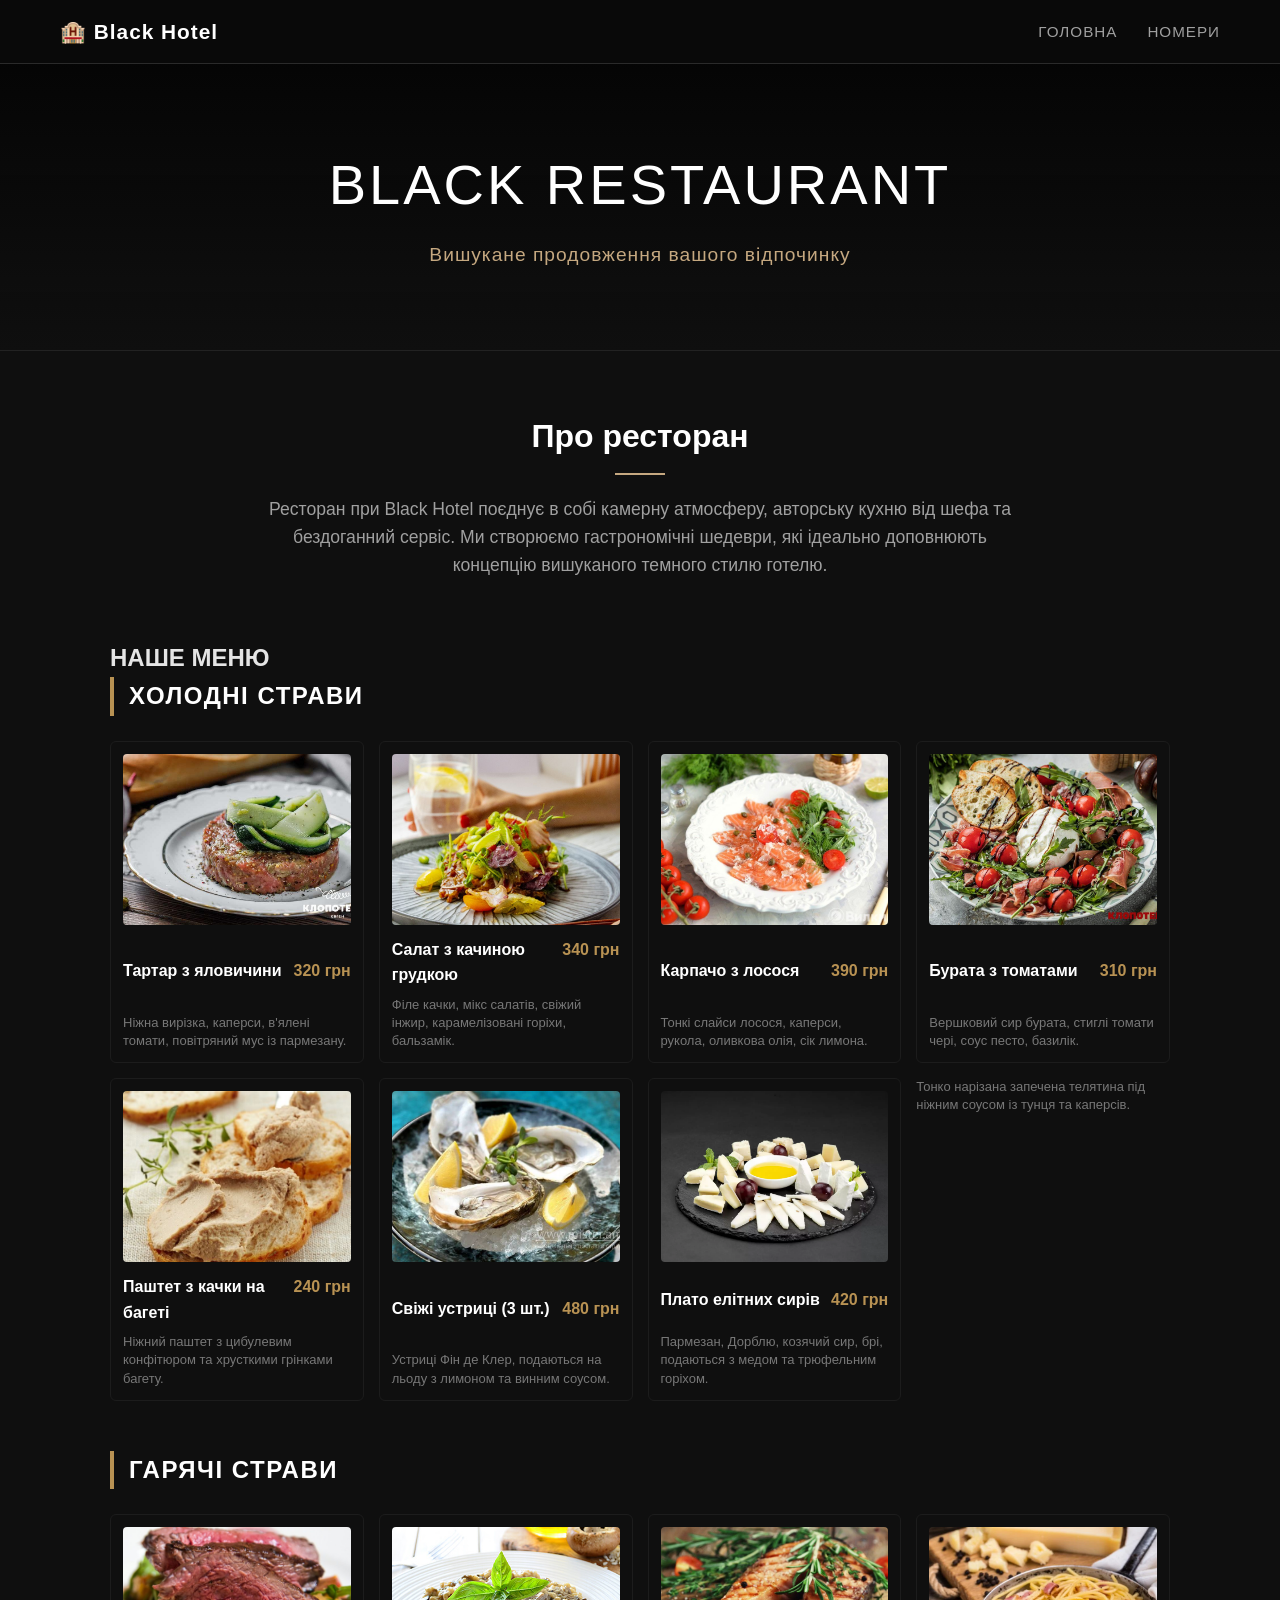
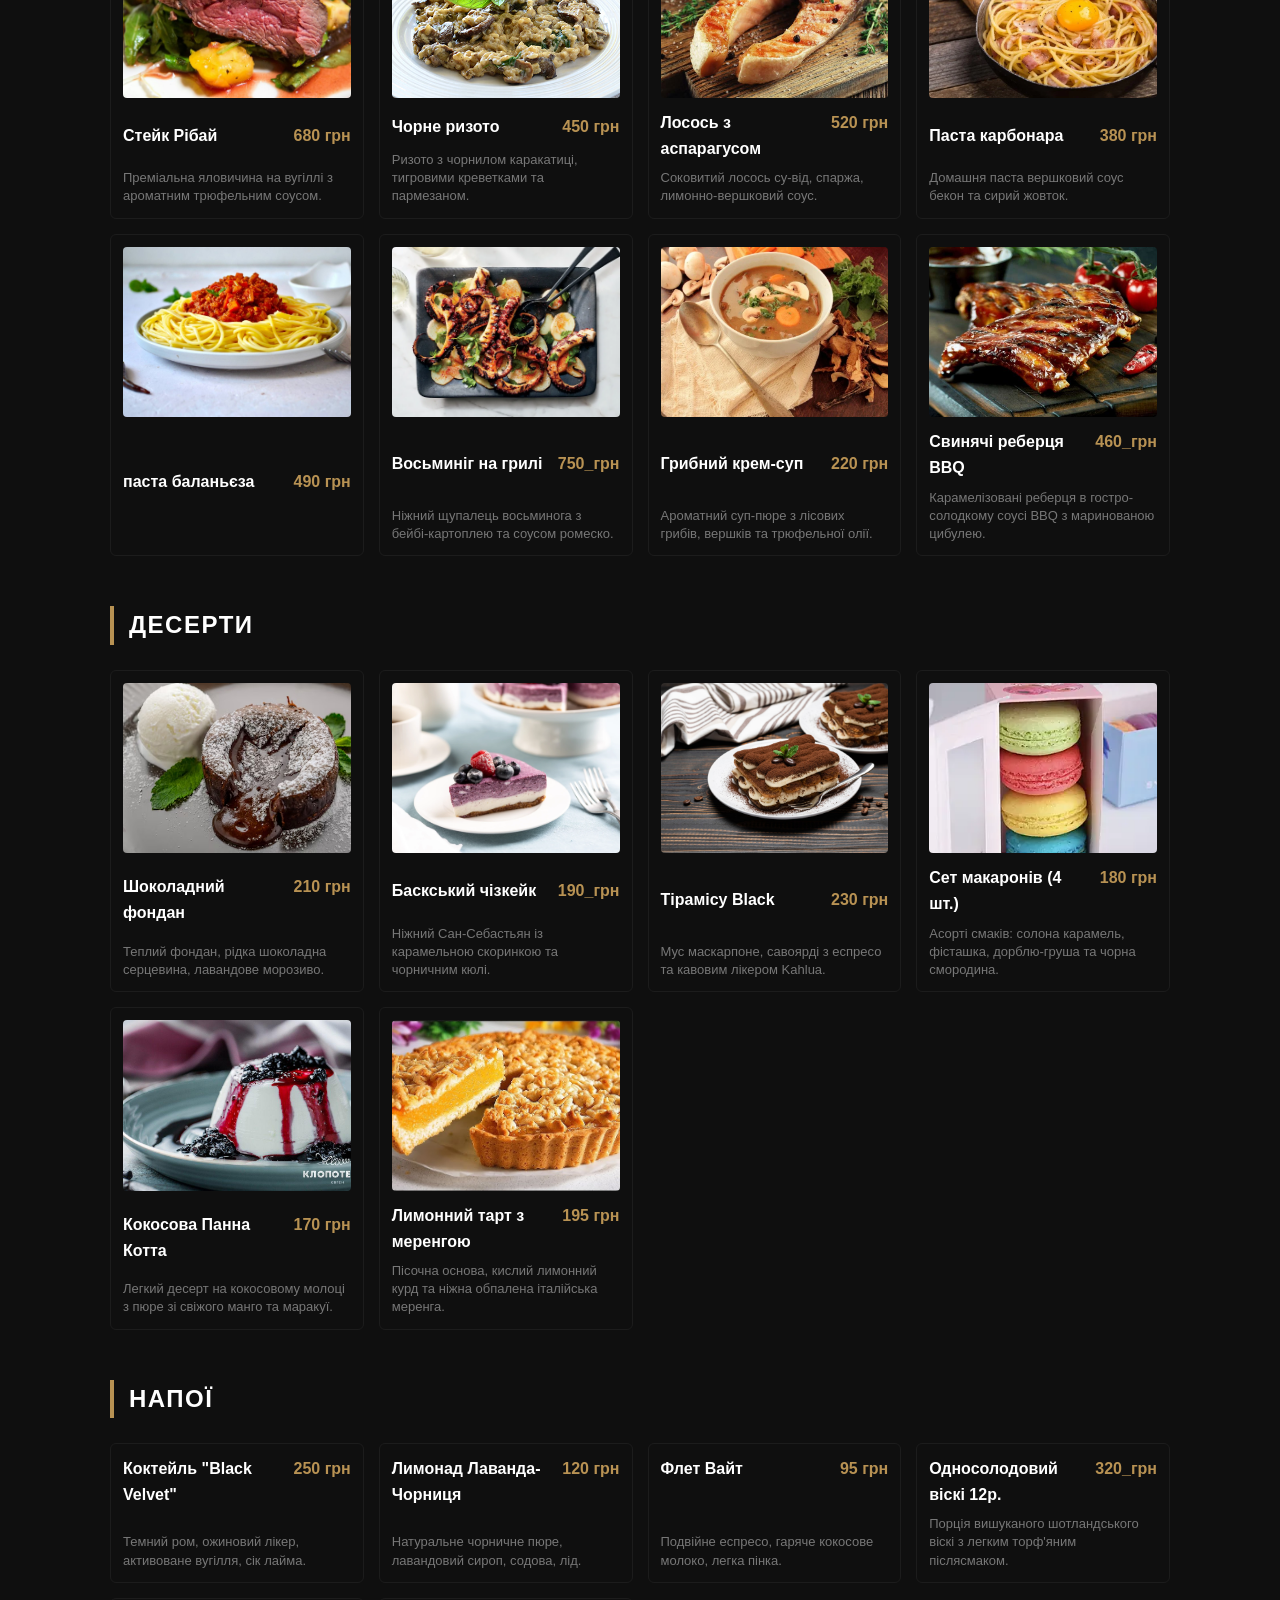
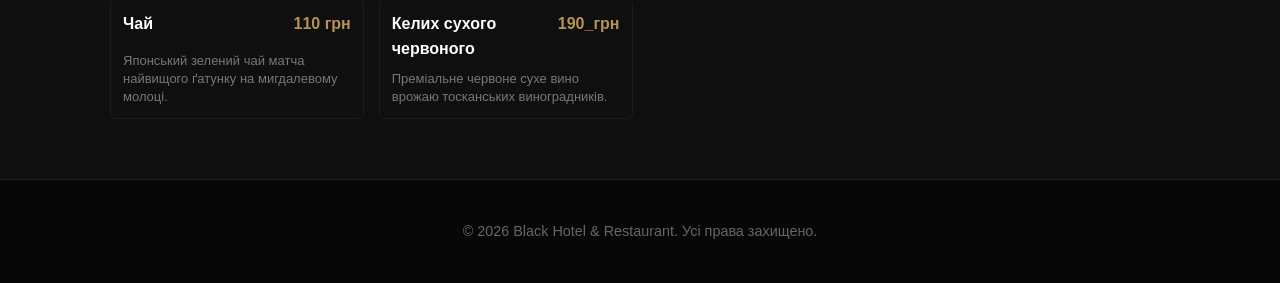
<file: restaurant.html>
<!DOCTYPE html>
<html lang="uk">
<head>
    <meta charset="UTF-8">
    <meta name="viewport" content="width=device-width, initial-scale=1.0">
    <title>Black Restaurant | Black Hotel</title>
    <link rel="stylesheet" href="stylm.css">
</head>
<body>

<nav class="main-nav">
    <div class="nav-container">
        <a href="index.html" class="logo">🏨 Black Hotel</a>
        <ul class="nav-links">
            <li><a href="index.html">Головна</a></li>
            <li><a href="index.html#rooms">Номери</a></li>
        </ul>
    </div>
</nav> 

<header>
    <h1>BLACK RESTAURANT</h1>
    <p>Вишукане продовження вашого відпочинку</p>
</header>

<section class="about">
    <div class="about-content">
        <h2>Про ресторан</h2>
        <p>Ресторан при Black Hotel поєднує в собі камерну атмосферу, авторську кухню від шефа та бездоганний сервіс. Ми створюємо гастрономічні шедеври, які ідеально доповнюють концепцію вишуканого темного стилю готелю.</p>
    </div>
</section>

<!-- МЕНЮ РЕСТОРАНУ -->
<section class="menu-section">
    <h2 class="menu-main-title">НАШЕ МЕНЮ</h2>

    <!-- 1. ХОЛОДНІ СТРАВИ -->
    <div class="menu-category">
        <h3 class="category-title">Холодні страви</h3>
        <div class="menu-grid">
            <div class="menu-item">
                <img src="tartar-z-yalovychyny_sitewebukr-1000x600.jpg" alt="Тартар з яловичини" class="item-thumb">
                <div class="item-header">
                    <span class="item-title">Тартар з яловичини</span>
                    <span class="item-price">320 грн</span>
                </div>
                <p class="item-desc">Ніжна вирізка, каперси, в'ялені томати, повітряний мус із пармезану.</p>
            </div>
            
            <div class="menu-item">
                <img src="a40133ffb5fb912fa54f620f7c2d8a42_1696327586.jpeg" alt="Салат з качкою" class="item-thumb">
                <div class="item-header">
                    <span class="item-title">Салат з качиною грудкою</span>
                    <span class="item-price">340 грн</span>
                </div>
                <p class="item-desc">Філе качки, мікс салатів, свіжий інжир, карамелізовані горіхи, бальзамік.</p>
            </div>

            <div class="menu-item">
                <img src="karpacho-iz-lososya-770x513.jpg" alt="Карпачо з лосося" class="item-thumb">
                <div class="item-header">
                    <span class="item-title">Карпачо з лосося</span>
                    <span class="item-price">390 грн</span>
                </div>
                <p class="item-desc">Тонкі слайси лосося, каперси, рукола, оливкова олія, сік лимона.</p>
            </div>

            <div class="menu-item">
                <img src="salat-z-buratoyu-img-1000x600.jpg" alt="Салат з буратою" class="item-thumb">
                <div class="item-header">
                    <span class="item-title">Бурата з томатами</span>
                    <span class="item-price">310 грн</span>
                </div>
                <p class="item-desc">Вершковий сир бурата, стиглі томати чері, соус песто, базилік.</p>
            </div>

            <div class="menu-item">
                <img src="35d2dcd5a6937bb4a17dd28f1a331ff9.jpg" alt="Паштет" class="item-thumb">
                <div class="item-header">
                    <span class="item-title">Паштет з качки на багеті</span>
                    <span class="item-price">240 грн</span>
                </div>
                <p class="item-desc">Ніжний паштет з цибулевим конфітюром та хрусткими грінками багету.</p>
            </div>

            <div class="menu-item">
                <img src="01930329-a10f-72d5-9194-3bbf01e076d7-826x0.png" alt="Устриці" class="item-thumb">
                <div class="item-header">
                    <span class="item-title">Свіжі устриці (3 шт.)</span>
                    <span class="item-price">480 грн</span>
                </div>
                <p class="item-desc">Устриці Фін де Клер, подаються на льоду з лимоном та винним соусом.</p>
            </div>

            <div class="menu-item">
                <img src="7266-1920x1281.webp" alt="Сирна тарілка" class="item-thumb">
                <div class="item-header">
                    <span class="item-title">Плато елітних сирів</span>
                    <span class="item-price">420 грн</span>
                </div>
                <p class="item-desc">Пармезан, Дорблю, козячий сир, брі, подаються з медом та трюфельним горіхом.</p>
            </div>

                <p class="item-desc">Тонко нарізана запечена телятина під ніжним соусом із тунця та каперсів.</p>
            </div>
        </div>
    </div>

    <!-- 2. ГАРЯЧІ СТРАВИ -->
    <div class="menu-category">
        <h3 class="category-title">Гарячі страви</h3>
        <div class="menu-grid">
            <div class="menu-item">
                <img src="jason_leung_o67lzfeyybk_unsplash_1_2_1080x720.jpg" alt="Стейк Рібай" class="item-thumb">
                <div class="item-header">
                    <span class="item-title">Стейк Рібай</span>
                    <span class="item-price">680 грн</span>
                </div>
                <p class="item-desc">Преміальна яловичина на вугіллі з ароматним трюфельним соусом.</p>
            </div>

            <div class="menu-item">
                <img src="600x300.jpg" alt="Чорне ризото" class="item-thumb">
                <div class="item-header">
                    <span class="item-title">Чорне ризото</span>
                    <span class="item-price">450 грн</span>
                </div>
                <p class="item-desc">Ризото з чорнилом каракатиці, тигровими креветками та пармезаном.</p>
            </div>

            <div class="menu-item">
                <img src="1716378.jpg" alt="Лосось на грилі" class="item-thumb">
                <div class="item-header">
                    <span class="item-title">Лосось з аспарагусом</span>
                    <span class="item-price">520 грн</span>
                </div>
                <p class="item-desc">Соковитий лосось су-від, спаржа, лимонно-вершковий соус.</p>
            </div>

            <div class="menu-item">
                <img src="800_0_1615387932-9078.webp" alt="Паста" class="item-thumb">
                <div class="item-header">
                    <span class="item-title">Паста карбонара</span>
                    <span class="item-price">380 грн</span>
                </div>
                <p class="item-desc">Домашня паста вершковий соус бекон та сирий жовток.</p>
            </div>

            <div class="menu-item">
                <img src="photo_2022-07-30_20-44-31-1-1200x799.jpg" alt="Качина ніжка" class="item-thumb">
                <div class="item-header">
                    <span class="item-title">паста баланьєза</span>
                    <span class="item-price">490 грн</span>
                </div>
                <p class="item-desc"></p>
            </div>

            <div class="menu-item">
                <img src="image.webp" alt="Восьминіг" class="item-thumb">
                <div class="item-header">
                    <span class="item-title">Восьминіг на грилі</span>
                    <span class="item-price">750_грн</span>
                </div>
                <p class="item-desc">Ніжний щупалець восьминога з бейбі-картоплею та соусом ромеско.</p>
            </div>

            <div class="menu-item">
                <img src="800_0_1591273446-1395.webp" alt="Крем-суп" class="item-thumb">
                <div class="item-header">
                    <span class="item-title">Грибний крем-суп</span>
                    <span class="item-price">220 грн</span>
                </div>
                <p class="item-desc">Ароматний суп-пюре з лісових грибів, вершків та трюфельної олії.</p>
            </div>

            <div class="menu-item">
                <img src="shutterstock_611174102_2-1000x565.jpg" alt="Реберця" class="item-thumb">
                <div class="item-header">
                    <span class="item-title">Свинячі реберця BBQ</span>
                    <span class="item-price">460_грн</span>
                </div>
                <p class="item-desc">Карамелізовані реберця в гостро-солодкому соусі BBQ з маринованою цибулею.</p>
            </div>
        </div>
    </div>

    <!-- 3. ДЕСЕРТИ -->
    <div class="menu-category">
        <h3 class="category-title">Десерти</h3>
        <div class="menu-grid">
            <div class="menu-item">
                <img src="shutterstock_1188669673-2.avif" alt="Шоколадний фондан" class="item-thumb">
                <div class="item-header">
                    <span class="item-title">Шоколадний фондан</span>
                    <span class="item-price">210 грн</span>
                </div>
                <p class="item-desc">Теплий фондан, рідка шоколадна серцевина, лавандове морозиво.</p>
            </div>

            <div class="menu-item">
                <img src="1261775_1200x836x90_c.webp" alt="Чізкейк" class="item-thumb">
                <div class="item-header">
                    <span class="item-title">Баскський чізкейк</span>
                    <span class="item-price">190_грн</span>
                </div>
                <p class="item-desc">Ніжний Сан-Себастьян із карамельною скоринкою та чорничним кюлі.</p>
            </div>

            <div class="menu-item">
                <img src="Tiramisu.jpg" alt="Тірамісу" class="item-thumb">
                <div class="item-header">
                    <span class="item-title">Тірамісу Black</span>
                    <span class="item-price">230 грн</span>
                </div>
                <p class="item-desc">Мус маскарпоне, савоярді з еспресо та кавовим лікером Kahlua.</p>
            </div>

            <div class="menu-item">
                <img src="4834149358_w640_h320_makaronsy-nabor-4sht.webp" alt="Макарони" class="item-thumb">
                <div class="item-header">
                    <span class="item-title">Сет макаронів (4 шт.)</span>
                    <span class="item-price">180 грн</span>
                </div>
                <p class="item-desc">Асорті смаків: солона карамель, фісташка, дорблю-груша та чорна смородина.</p>
            </div>

            <div class="menu-item">
                <img src="desert-pana-kota__sitewebukrjpg-1000x600.jpg" alt="Панна Котта" class="item-thumb">
                <div class="item-header">
                    <span class="item-title">Кокосова Панна Котта</span>
                    <span class="item-price">170 грн</span>
                </div>
                <p class="item-desc">Легкий десерт на кокосовому молоці з пюре зі свіжого манго та маракуї.</p>
            </div>

            <div class="menu-item">
                <img src="hq720.jpg" alt="Лимонний тарт" class="item-thumb">
                <div class="item-header">
                    <span class="item-title">Лимонний тарт з меренгою</span>
                    <span class="item-price">195 грн</span>
                </div>
                <p class="item-desc">Пісочна основа, кислий лимонний курд та ніжна обпалена італійська меренга.</p>
            </div>
        </div>
    </div>

    <!-- 4. НАПОЇ -->
    <div class="menu-category">
        <h3 class="category-title">Напої</h3>
        <div class="menu-grid">
            <div class="menu-item">
                <div class="item-header">
                    <span class="item-title">Коктейль "Black Velvet"</span>
                    <span class="item-price">250 грн</span>
                </div>
                <p class="item-desc">Темний ром, ожиновий лікер, активоване вугілля, сік лайма.</p>
            </div>

            <div class="menu-item">
                <div class="item-header">
                    <span class="item-title">Лимонад Лаванда-Чорниця</span>
                    <span class="item-price">120 грн</span>
                </div>
                <p class="item-desc">Натуральне чорничне пюре, лавандовий сироп, содова, лід.</p>
            </div>

            <div class="menu-item">
                <div class="item-header">
                    <span class="item-title">Флет Вайт</span>
                    <span class="item-price">95 грн</span>
                </div>
                <p class="item-desc">Подвійне еспресо, гаряче кокосове молоко, легка пінка.</p>
            </div>

            <div class="menu-item">
                <div class="item-header">
                    <span class="item-title">Односолодовий віскі 12р.</span>
                    <span class="item-price">320_грн</span>
                </div>
                <p class="item-desc">Порція вишуканого шотландського віскі з легким торф'яним післясмаком.</p>
            </div>

            <div class="menu-item">
                <div class="item-header">
                    <span class="item-title">Чай</span>
                    <span class="item-price">110 грн</span>
                </div>
                <p class="item-desc">Японський зелений чай матча найвищого ґатунку на мигдалевому молоці.</p>
            </div>

            <div class="menu-item">
                <div class="item-header">
                    <span class="item-title">Келих сухого червоного</span>
                    <span class="item-price">190_грн</span>
                </div>
                <p class="item-desc">Преміальне червоне сухе вино врожаю тосканських виноградників.</p>
            </div>
        </div>
    </div>
</section>

<footer>
    <p>© 2026 Black Hotel & Restaurant. Усі права захищено.</p>
</footer>

</body>
</html>
</file>
<file: stylm.css>
/* ==========================================================================
   1. Базові та глобальні стилі
   ========================================================================== */
* {
    margin: 0;
    padding: 0;
    box-sizing: border-box;
    font-family: 'Segoe UI', Tahoma, Geneva, Verdana, sans-serif;
}

body {
    background-color: #0f0f0f;
    color: #e5e5e5;
    line-height: 1.6;
}

/* ==========================================================================
   2. Фіксована навігаційна панель
   ========================================================================== */
.main-nav {
    position: fixed;
    top: 0;
    left: 0;
    width: 100%;
    z-index: 1000;
    background-color: rgba(11, 11, 11, 0.85); /* Напівпрозорий чорний */
    backdrop-filter: blur(10px);               /* Ефект розмиття скла */
    border-bottom: 1px solid #2a2a2a;
    padding: 15px 0;
}

.nav-container {
    max-width: 1200px;
    margin: 0 auto;
    padding: 0 20px;
    display: flex;
    justify-content: space-between;
    align-items: center;
}

.main-nav .logo {
    color: #fff;
    font-size: 1.3rem;
    font-weight: bold;
    text-decoration: none;
    letter-spacing: 1px;
}

.nav-links {
    display: flex;
    align-items: center;
    list-style: none;
    gap: 30px;
}

.nav-links a {
    color: #a0a0a0;
    text-decoration: none;
    font-size: 0.95rem;
    text-transform: uppercase;
    letter-spacing: 1px;
    transition: color 0.3s ease;
}

.nav-links a:hover {
    color: #c5a880; /* Золотий при наведенні */
}

/* Кнопка швидкого бронювання в навігації */
.nav-links .nav-btn {
    background-color: #c5a880;
    color: #121212;
    padding: 8px 16px;
    border-radius: 4px;
    font-weight: bold;
    transition: background-color 0.3s ease;
}

.nav-links .nav-btn:hover {
    background-color: #b39368;
    color: #121212;
}

/* ==========================================================================
   3. Шапка сайту (Header)
   ========================================================================== */
header {
    background: linear-gradient(rgba(0, 0, 0, 0.8), rgba(15, 15, 15, 1)),
                url('https://images.unsplash.com/photo-1517248135467-4c7edcad34c4?w=1600') no-repeat center/cover;
    padding: 140px 20px 80px !important; /* Відступ з урахуванням висоти фіксованого меню */
    text-align: center;
    border-bottom: 1px solid #222;
}

header h1 {
    font-size: 3.5rem;
    color: #fff;
    letter-spacing: 3px;
    margin-bottom: 10px;
    font-weight: 400;
}

header p {
    font-size: 1.2rem;
    color: #c5a880; /* Золотий акцент */
    font-weight: 300;
    letter-spacing: 1px;
}

/* ==========================================================================
   4. Про ресторан (About)
   ========================================================================== */
.about {
    max-width: 800px;
    margin: 60px auto;
    padding: 0 20px;
    text-align: center;
}

.about h2 {
    color: #fff;
    font-size: 2rem;
    margin-bottom: 20px;
    position: relative;
    display: inline-block;
}

.about h2::after {
    content: '';
    display: block;
    width: 50px;
    height: 2px;
    background-color: #c5a880;
    margin: 10px auto 0;
}

.about p {
    color: #a0a0a0;
    font-size: 1.1rem;
}

/* ==========================================================================
   5. Ресторанне меню (Menu Section)
   ========================================================================== */
.menu-section {
    max-width: 1100px;
    margin: 60px auto;
    padding: 0 20px;
}

.menu-title {
    text-align: center;
    color: #fff;
    font-size: 2.2rem;
    margin-bottom: 40px;
}

.menu-category {
    margin-bottom: 50px;
    padding: 0;
}

.category-title {
    font-size: 24px;
    color: #fff;
    border-left: 4px solid #b89253; /* Тонка золотиста лінія ліворуч */
    padding-left: 15px;
    margin-bottom: 25px;
    text-transform: uppercase;
    letter-spacing: 1.5px;
}

/* Адаптивна CSS Grid-сітка (рівно 4 в ряд на великих екранах) */
.menu-grid {
    display: grid;
    grid-template-columns: repeat(1, 1fr); /* 1 колонка за замовчуванням */
    gap: 15px;                             /* Мінімальна відстань між стравами */
    margin-bottom: 20px;
}

/* Компактна картка страви */
.menu-item {
    background-color: #0f0f0f;
    border: 1px solid #1c1c1c;
    padding: 12px;
    border-radius: 6px;
    display: flex;
    flex-direction: column;
    justify-content: space-between;
    transition: transform 0.3s ease, border-color 0.3s ease, box-shadow 0.3s ease;
}

.menu-item:hover {
    transform: translateY(-5px);
    border-color: #b89253;
    box-shadow: 0 10px 20px rgba(184, 146, 83, 0.1); /* Золотаве світіння */
}

/* Фотокартки з адаптивними пропорціями */
.item-thumb {
    width: 100%;
    aspect-ratio: 4 / 3; /* Співвідношення сторін 4:3 */
    object-fit: cover;   /* Запобігає деформації зображення */
    border-radius: 4px;
    margin-bottom: 12px;
    transition: transform 0.3s ease;
}

/* Легке наближення фото всередині картки при наведенні */
.menu-item:hover .item-thumb {
    transform: scale(1.02);
}

/* Шапка картки (назва та ціна) */
.item-header {
    display: flex;
    justify-content: space-between;
    align-items: flex-start;
    margin-bottom: 8px;
    font-weight: bold;
    border-bottom: none; /* Видалено стару dashed-лінію для нової структури */
}

.item-title {
    color: #fff;
    font-size: 16px;
    padding-right: 5px;
}

.item-price {
    color: #b89253;
    font-size: 16px;
    white-space: nowrap;
}

/* Опис страви */
.item-desc {
    color: #777;
    font-size: 13px;
    line-height: 1.4;
    margin: 0;
}

/* ==========================================================================
   6. Форма бронювання (Reservation)
   ========================================================================== */
.reservation {
    max-width: 550px;
    margin: 80px auto;
    padding: 45px 30px;
    background-color: #161616;
    border: 1px solid #252525;
    border-radius: 8px;
    text-align: center;
}

.reservation h2 {
    color: #fff;
    margin-bottom: 15px;
    font-size: 2rem;
}

.reservation p {
    color: #a0a0a0;
    margin-bottom: 30px;
}

.form-group {
    margin-bottom: 20px;
    text-align: left;
}

.form-group label {
    display: block;
    color: #c5a880;
    margin-bottom: 8px;
    font-size: 0.9rem;
    text-transform: uppercase;
    letter-spacing: 1px;
}

.reservation input,
.reservation select {
    width: 100%;
    padding: 14px;
    background-color: #222;
    border: 1px solid #333;
    color: #fff;
    border-radius: 4px;
    font-size: 1rem;
    outline: none;
    transition: border-color 0.3s;
}

.reservation input:focus,
.reservation select:focus {
    border-color: #c5a880;
}

button {
    width: 100%;
    background-color: #c5a880;
    color: #0f0f0f;
    border: none;
    padding: 15px;
    font-size: 1.05rem;
    font-weight: bold;
    text-transform: uppercase;
    letter-spacing: 1px;
    cursor: pointer;
    border-radius: 4px;
    transition: background-color 0.3s;
    margin-top: 10px;
}

button:hover {
    background-color: #b39368;
}

/* ==========================================================================
   7. Підвал (Footer)
   ========================================================================== */
footer {
    background-color: #070707;
    padding: 40px 20px;
    text-align: center;
    border-top: 1px solid #222;
}

footer p {
    color: #666;
    font-size: 0.9rem;
}

/* ==========================================================================
   8. Медіа-запити (Адаптивність)
   ========================================================================== */

/* Великі смартфони */
@media (min-width: 480px) {
    .menu-grid {
        grid-template-columns: repeat(2, 1fr); /* 2 в ряд */
    }
}

/* Планшети */
@media (min-width: 768px) {
    .menu-grid {
        grid-template-columns: repeat(3, 1fr); /* 3 в ряд */
    }
}

/* Монітори (великі екрани) */
@media (min-width: 1024px) {
    .menu-grid {
        grid-template-columns: repeat(4, 1fr); /* Завжди рівно 4 в ряд */
    }
}

/* Специфічні мобільні зміни для шапки та навігації */
@media (max-width: 768px) {
    header h1 {
        font-size: 2.5rem;
    }

    .nav-links {
        gap: 15px;
    }

    .nav-links a {
        font-size: 0.85rem;
    }

    .nav-links .nav-btn {
        padding: 6px 12px;
    }
}
</file>
